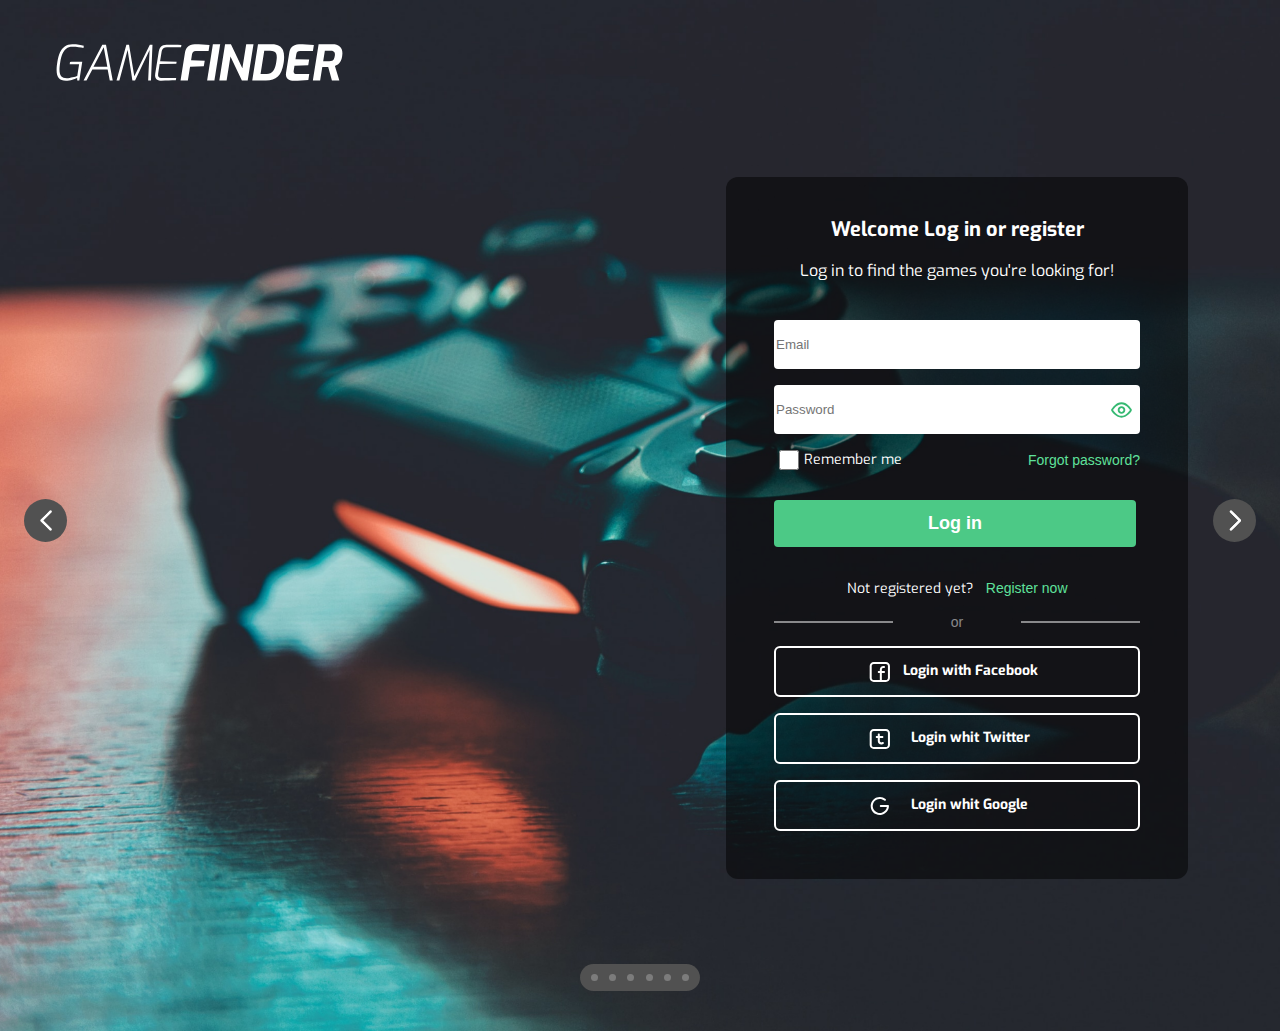
<file: Project/Index.html>
<!DOCTYPE html>
<html lang="en">
  <head>
    <meta charset="UTF-8" />
    <meta http-equiv="X-UA-Compatible" content="IE=edge" />
    <meta name="viewport" content="width=device-width, initial-scale=1.0" />
    <title>Game-Finder</title>
    <link rel="preconnect" href="https://fonts.googleapis.com" />
    <link rel="preconnect" href="https://fonts.gstatic.com" crossorigin />
    <link
      href="https://fonts.googleapis.com/css2?family=Exo:wght@100&family=Open+Sans:wght@300&display=swap"
      rel="stylesheet"
    />
    <link rel="stylesheet" href="CSS/style.css" />
  </head>
  <body>
    <main>
      <header class="header">
        <svg
          class="logo"
          width="294"
          height="38"
          viewBox="0 0 294 38"
          fill="none"
          xmlns="http://www.w3.org/2000/svg"
        >
          <path
            d="M9.84502 37.7297C6.37082 37.7297 3.89165 36.8283 2.40753 35.0254C0.957131 33.1892 0.231934 30.318 0.231934 26.4118C0.231934 25.1765 0.299394 23.8744 0.434314 22.5056C0.602965 21.1367 0.805346 19.7011 1.04146 18.1987C1.61487 14.5596 2.49185 11.4046 3.67241 8.7337C4.88669 6.06279 6.5226 3.99284 8.58014 2.52384C10.6377 1.02146 13.2518 0.270264 16.4224 0.270264C19.0871 0.270264 21.347 0.437195 23.2022 0.771058C25.0573 1.07154 26.7101 1.42209 28.1605 1.82273L27.8569 4.02622C26.4402 3.72575 24.7706 3.45866 22.848 3.22495C20.9254 2.99125 18.8172 2.8744 16.5236 2.8744C13.8926 2.8744 11.7508 3.50874 10.098 4.77742C8.44522 6.0461 7.12974 7.86565 6.15157 10.2361C5.20713 12.6065 4.46506 15.5278 3.92538 19C3.45316 22.0048 3.21705 24.5254 3.21705 26.562C3.21705 29.5 3.79046 31.6534 4.93729 33.0223C6.11784 34.3911 8.04046 35.0755 10.7051 35.0755C11.5821 35.0755 12.5266 34.992 13.5385 34.8251C14.5841 34.6582 15.6129 34.4579 16.6248 34.2242C17.6704 33.9905 18.6149 33.7567 19.4581 33.523C20.3014 33.256 20.9591 33.0223 21.4313 32.8219L23.3539 20.7528H13.6903L13.9938 18.5493C14.9045 18.4157 16.0514 18.3323 17.4343 18.2989C18.851 18.2321 20.5712 18.1987 22.595 18.1987C22.9998 18.1987 23.4383 18.2154 23.9105 18.2488C24.3827 18.2488 24.8381 18.2655 25.2766 18.2989C25.7488 18.2989 26.1873 18.3156 26.592 18.349L23.5563 37.4292H21.4313L21.3301 34.8251C20.8916 35.0254 20.2339 35.2925 19.3569 35.6264C18.5137 35.9602 17.5355 36.2941 16.4224 36.628C15.343 36.9285 14.2299 37.1955 13.0831 37.4292C11.9363 37.6296 10.8569 37.7297 9.84502 37.7297Z"
            fill="white"
          />
          <path
            d="M27.9379 37.4292L47.1641 0.6709H50.9588L57.8903 37.4292H54.8546L52.679 26.0612H36.9439L30.9736 37.4292H27.9379ZM38.1582 23.4571H52.3248L48.6314 3.37519L38.1582 23.4571Z"
            fill="white"
          />
          <path
            d="M61.7822 37.4292L71.9012 0.6709H74.6333L80.047 33.2226L95.9845 0.6709H98.7167L97.1482 37.4292H94.2643L95.7315 6.07948L80.806 37.4292H78.0738L73.1661 6.17964L64.7167 37.4292H61.7822Z"
            fill="white"
          />
          <path
            d="M107.942 37.7297C107.065 37.7297 106.205 37.6296 105.362 37.4292C104.519 37.2623 103.76 36.9285 103.085 36.4277C102.444 35.9269 101.955 35.2091 101.618 34.2742C101.314 33.306 101.281 32.0707 101.517 30.5684L105.21 7.53179C105.514 5.76232 106.07 4.37678 106.88 3.37519C107.689 2.3736 108.651 1.67249 109.764 1.27185C110.911 0.837832 112.108 0.637514 113.356 0.6709C115.852 0.704286 118.348 0.754366 120.844 0.82114C123.374 0.887912 125.904 0.971377 128.433 1.07154L128.029 3.32511H113.508C112.057 3.32511 110.86 3.69236 109.916 4.42686C108.971 5.16136 108.347 6.43004 108.044 8.2329L106.526 17.7981L123.526 18.1486L123.172 20.3021L106.07 20.5024L104.552 30.2178C104.35 31.5533 104.418 32.5715 104.755 33.2726C105.092 33.9738 105.615 34.4412 106.323 34.6749C107.065 34.9086 107.926 35.0254 108.904 35.0254H123.07L122.666 37.3291C120.271 37.3959 117.842 37.4626 115.38 37.5294C112.918 37.5962 110.438 37.6629 107.942 37.7297Z"
            fill="white"
          />
          <path
            d="M127.535 37.4292L132.089 8.78378C132.493 6.51351 133.202 4.77742 134.214 3.57551C135.225 2.34021 136.423 1.50556 137.806 1.07154C139.189 0.604129 140.589 0.370424 142.005 0.370424C144.906 0.370424 147.571 0.437196 149.999 0.57074C152.462 0.670899 154.89 0.821138 157.285 1.02146L156.324 7.23131H143.118C141.904 7.23131 141.01 7.53179 140.437 8.13274C139.863 8.70031 139.475 9.56836 139.273 10.7369L138.362 16.6963L152.377 17.097L151.416 22.9563L137.3 23.3068L135.023 37.4292H127.535Z"
            fill="white"
          />
          <path
            d="M154.829 37.4292L160.748 0.370424H168.236L162.317 37.4292H154.829Z"
            fill="white"
          />
          <path
            d="M167.349 37.4292L173.269 0.370424H179.289L191.028 24.8092L194.974 0.370424H202.462L196.492 37.4292H190.522L178.784 12.9404L174.837 37.4292H167.349Z"
            fill="white"
          />
          <path
            d="M201.165 37.4292L207.084 0.370424H221.302C224.574 0.370424 227.12 0.904606 228.942 1.97297C230.797 3.04133 232.078 4.54371 232.787 6.48012C233.529 8.38314 233.9 10.6534 233.9 13.2909C233.9 14.3593 233.849 15.461 233.748 16.5962C233.647 17.7313 233.495 18.8831 233.293 20.0517C232.821 23.0564 232.095 25.6606 231.117 27.8641C230.173 30.0342 228.958 31.837 227.474 33.2726C225.99 34.6749 224.236 35.7265 222.212 36.4277C220.189 37.0954 217.861 37.4292 215.23 37.4292H201.165ZM209.715 30.7687H215.989C217.44 30.7687 218.704 30.5016 219.784 29.9674C220.897 29.4332 221.841 28.6653 222.617 27.6637C223.427 26.6288 224.084 25.3768 224.59 23.9078C225.096 22.4388 225.501 20.7361 225.805 18.7997C225.973 17.6645 226.108 16.6463 226.209 15.7448C226.311 14.8434 226.361 14.1256 226.361 13.5914C226.361 12.0223 226.142 10.7703 225.703 9.83545C225.265 8.86724 224.54 8.16613 223.528 7.73211C222.516 7.2647 221.15 7.03099 219.43 7.03099H213.51L209.715 30.7687Z"
            fill="white"
          />
          <path
            d="M243.742 37.7297C242.797 37.7297 241.819 37.6296 240.807 37.4292C239.795 37.2289 238.868 36.8283 238.025 36.2273C237.181 35.6264 236.54 34.775 236.102 33.6733C235.663 32.5715 235.596 31.1359 235.9 29.3664L239.188 8.88393C239.526 6.71382 240.166 5.01112 241.111 3.77583C242.089 2.54053 243.27 1.67249 244.653 1.17169C246.069 0.637514 247.587 0.370424 249.206 0.370424C251.736 0.370424 254.249 0.437196 256.745 0.57074C259.275 0.670899 261.855 0.821138 264.486 1.02146L263.474 7.23131H250.269C249.088 7.23131 248.194 7.5151 247.587 8.08266C246.98 8.65023 246.575 9.53497 246.373 10.7369L245.614 15.5445L259.629 15.9952L258.667 21.8545L244.551 22.2552L243.742 27.4133C243.607 28.2146 243.641 28.8657 243.843 29.3664C244.045 29.8672 244.383 30.2345 244.855 30.4682C245.361 30.6685 245.985 30.7687 246.727 30.7687H259.73L258.769 36.9785C256.374 37.1788 253.945 37.3458 251.483 37.4793C249.021 37.6129 246.44 37.6963 243.742 37.7297Z"
            fill="white"
          />
          <path
            d="M263.411 37.4292L269.33 0.370424H283.649C285.167 0.370424 286.55 0.537356 287.798 0.871219C289.046 1.20508 290.108 1.73926 290.985 2.47376C291.896 3.17487 292.587 4.10969 293.06 5.27821C293.532 6.44673 293.768 7.88235 293.768 9.58505C293.768 10.0525 293.734 10.5533 293.667 11.0874C293.633 11.6216 293.565 12.1892 293.464 12.7901C293.228 14.5596 292.807 16.0286 292.199 17.1971C291.626 18.3657 290.968 19.3005 290.226 20.0016C289.484 20.7027 288.742 21.2369 288 21.6041C287.258 21.9714 286.617 22.2719 286.077 22.5056L290.631 37.4292H282.991L279.196 23.6574C278.792 23.6574 278.319 23.6574 277.78 23.6574C277.274 23.6574 276.734 23.6574 276.161 23.6574C275.621 23.6574 275.081 23.6574 274.542 23.6574C274.036 23.624 273.564 23.6073 273.125 23.6073L270.899 37.4292H263.411ZM274.036 17.748H280.36C281.473 17.748 282.401 17.5811 283.143 17.2472C283.885 16.9133 284.475 16.3625 284.914 15.5946C285.386 14.7933 285.723 13.6916 285.926 12.2893C285.993 11.9889 286.027 11.7051 286.027 11.438C286.06 11.1375 286.077 10.8704 286.077 10.6367C286.077 9.73529 285.909 9.03417 285.571 8.53338C285.268 7.9992 284.812 7.61525 284.205 7.38155C283.632 7.14785 282.94 7.03099 282.131 7.03099H275.756L274.036 17.748Z"
            fill="white"
          />
        </svg>
      </header>

      <div class="arrow">
        <!-- arrow-left -->
        <a href="#" class="arrow__left"></a>
        <!-- end-arrow-left -->

        <!-- box-login -->
        <section class="content">
          <!-- Title-Section -->
          <div class="content__box">
            <div>
              <h4>Welcome Log in or register</h4>
              <p class="paragraph__login">
                Log in to find the games you're looking for!
              </p>
            </div>
            <!-- End-title-Section -->

            <!-- Login-Form -->
            <form id="form">
              <div class="input__area">
                <label for="email"></label>
                <input
                  class="form__input"
                  id="email"
                  type="email"
                  name="email"
                  placeholder="Email"
                />
              </div>

              <div class="input__wrapper">
                <label for="password"></label>
                <input
                  class="form__input"
                  id="password"
                  type="password"
                  name="password"
                  placeholder="Password"
                />
                <svg
                  width="22"
                  height="16"
                  viewBox="0 0 22 16"
                  fill="none"
                  xmlns="http://www.w3.org/2000/svg"
                  class="input__icon"
                >
                  <path
                    fill-rule="evenodd"
                    clip-rule="evenodd"
                    d="M5.30105 11.577C3.77805 10.268 2.69105 8.773 2.18005 8C2.69005 7.227 3.77805 5.732 5.30105 4.423C6.87405 3.072 8.81605 2 11.0001 2C13.1841 2 15.1261 3.072 16.6991 4.423C18.2221 5.732 19.3091 7.227 19.8201 8C19.3101 8.773 18.2221 10.268 16.6991 11.577C15.1261 12.928 13.1841 14 11.0001 14C8.81605 14 6.87405 12.928 5.30105 11.577ZM11.0001 0C8.14805 0 5.75705 1.395 3.99805 2.906C2.23305 4.423 1.00805 6.138 0.464053 6.97C0.263086 7.27593 0.156006 7.63397 0.156006 8C0.156006 8.36603 0.263086 8.72407 0.464053 9.03C1.00805 9.862 2.23305 11.577 3.99805 13.094C5.75805 14.605 8.14805 16 11.0001 16C13.8521 16 16.2431 14.605 18.0021 13.094C19.7671 11.577 20.9921 9.862 21.5361 9.03C21.9471 8.402 21.9471 7.599 21.5361 6.97C20.9921 6.138 19.7671 4.423 18.0021 2.906C16.2421 1.395 13.8521 0 11.0001 0ZM9.00005 8C9.00005 7.46957 9.21077 6.96086 9.58584 6.58579C9.96091 6.21071 10.4696 6 11.0001 6C11.5305 6 12.0392 6.21071 12.4143 6.58579C12.7893 6.96086 13.0001 7.46957 13.0001 8C13.0001 8.53043 12.7893 9.03914 12.4143 9.41421C12.0392 9.78929 11.5305 10 11.0001 10C10.4696 10 9.96091 9.78929 9.58584 9.41421C9.21077 9.03914 9.00005 8.53043 9.00005 8ZM11.0001 4C9.93919 4 8.92177 4.42143 8.17163 5.17157C7.42148 5.92172 7.00005 6.93913 7.00005 8C7.00005 9.06087 7.42148 10.0783 8.17163 10.8284C8.92177 11.5786 9.93919 12 11.0001 12C12.0609 12 13.0783 11.5786 13.8285 10.8284C14.5786 10.0783 15.0001 9.06087 15.0001 8C15.0001 6.93913 14.5786 5.92172 13.8285 5.17157C13.0783 4.42143 12.0609 4 11.0001 4Z"
                    fill="#36B972"
                  />
                </svg>
              </div>

              <div class="error">
                <p class="error-p">wrong email or password</p>
              </div>

              <div class="form__space">
                <div class="text__center">
                  <input class="checkbox" type="checkbox" value="checkbox" />
                  <label for="checkbox">Remember me</label>
                </div>
                <a class="green__link" href="#">Forgot password?</a>
              </div>
              <!-- End-Login-Form -->

              <!-- Button-Log-in -->
              <a href="#">
                <input
                  class="button__login"
                  type="submit"
                  value="Log in"
                  placeholder="Log in"
                />
              </a>

              <!-- End-button-Log-in -->

              <!-- Register-section -->
              <div class="form__center form__space">
                <p class="text__center">Not registered yet?</p>
                <a class="green__link register__now" href="#">Register now</a>
              </div>
              <!-- End-Register-Section -->

              <!-- Line -->
              <div class="line">
                <div class="line__two"></div>
                <p class="or">or</p>
                <div class="line__two"></div>
              </div>
              <!-- End-Line -->

              <!-- Form-Nav -->
              <nav class="form__nav">
                <div class="login__nav">
                  <svg
                    width="21"
                    height="20"
                    viewBox="0 0 21 20"
                    fill="none"
                    xmlns="http://www.w3.org/2000/svg"
                  >
                    <path
                      fill-rule="evenodd"
                      clip-rule="evenodd"
                      d="M0.676025 4C0.676025 2.93913 1.10339 1.92172 1.8641 1.17157C2.62481 0.421427 3.65656 0 4.73236 0H16.9014C17.9772 0 19.0089 0.421427 19.7696 1.17157C20.5304 1.92172 20.9577 2.93913 20.9577 4V16C20.9577 17.0609 20.5304 18.0783 19.7696 18.8284C19.0089 19.5786 17.9772 20 16.9014 20H4.73236C3.65656 20 2.62481 19.5786 1.8641 18.8284C1.10339 18.0783 0.676025 17.0609 0.676025 16V4ZM4.73236 2C4.19446 2 3.67859 2.21071 3.29823 2.58579C2.91788 2.96086 2.70419 3.46957 2.70419 4V16C2.70419 16.5304 2.91788 17.0391 3.29823 17.4142C3.67859 17.7893 4.19446 18 4.73236 18H10.8169V11H9.80279C9.53383 11 9.2759 10.8946 9.08572 10.7071C8.89554 10.5196 8.7887 10.2652 8.7887 10C8.7887 9.73478 8.89554 9.48043 9.08572 9.29289C9.2759 9.10536 9.53383 9 9.80279 9H10.8169V7.5C10.8169 6.57174 11.1908 5.6815 11.8564 5.02513C12.5221 4.36875 13.4248 4 14.3662 4H14.9746C15.2436 4 15.5015 4.10536 15.6917 4.29289C15.8819 4.48043 15.9887 4.73478 15.9887 5C15.9887 5.26522 15.8819 5.51957 15.6917 5.70711C15.5015 5.89464 15.2436 6 14.9746 6H14.3662C14.1664 6 13.9686 6.0388 13.7841 6.11418C13.5995 6.18956 13.4318 6.30005 13.2906 6.43934C13.1493 6.57863 13.0373 6.74399 12.9608 6.92597C12.8844 7.10796 12.845 7.30302 12.845 7.5V9H14.9746C15.2436 9 15.5015 9.10536 15.6917 9.29289C15.8819 9.48043 15.9887 9.73478 15.9887 10C15.9887 10.2652 15.8819 10.5196 15.6917 10.7071C15.5015 10.8946 15.2436 11 14.9746 11H12.845V18H16.9014C17.4393 18 17.9552 17.7893 18.3355 17.4142C18.7159 17.0391 18.9295 16.5304 18.9295 16V4C18.9295 3.46957 18.7159 2.96086 18.3355 2.58579C17.9552 2.21071 17.4393 2 16.9014 2H4.73236Z"
                      fill="white"
                    />
                  </svg>
                  <a href="#" class="button__nav"> Login with Facebook </a>
                </div>
                <div class="login__nav">
                  <svg
                    width="21"
                    height="20"
                    viewBox="0 0 21 20"
                    fill="none"
                    xmlns="http://www.w3.org/2000/svg"
                  >
                    <path
                      fill-rule="evenodd"
                      clip-rule="evenodd"
                      d="M4.73236 0C3.65656 0 2.62481 0.421427 1.8641 1.17157C1.10339 1.92172 0.676025 2.93913 0.676025 4V16C0.676025 17.0609 1.10339 18.0783 1.8641 18.8284C2.62481 19.5786 3.65656 20 4.73236 20H16.9014C17.9772 20 19.0089 19.5786 19.7696 18.8284C20.5304 18.0783 20.9577 17.0609 20.9577 16V4C20.9577 2.93913 20.5304 1.92172 19.7696 1.17157C19.0089 0.421427 17.9772 0 16.9014 0H4.73236ZM2.70419 4C2.70419 3.46957 2.91788 2.96086 3.29823 2.58579C3.67859 2.21071 4.19446 2 4.73236 2H16.9014C17.4393 2 17.9552 2.21071 18.3355 2.58579C18.7159 2.96086 18.9295 3.46957 18.9295 4V16C18.9295 16.5304 18.7159 17.0391 18.3355 17.4142C17.9552 17.7893 17.4393 18 16.9014 18H4.73236C4.19446 18 3.67859 17.7893 3.29823 17.4142C2.91788 17.0391 2.70419 16.5304 2.70419 16V4ZM10.8169 5.5C10.8169 5.23478 10.71 4.98043 10.5199 4.79289C10.3297 4.60536 10.0717 4.5 9.80279 4.5C9.53383 4.5 9.2759 4.60536 9.08572 4.79289C8.89554 4.98043 8.7887 5.23478 8.7887 5.5V7H7.77462C7.50567 7 7.24773 7.10536 7.05755 7.29289C6.86737 7.48043 6.76053 7.73478 6.76053 8C6.76053 8.26522 6.86737 8.51957 7.05755 8.70711C7.24773 8.89464 7.50567 9 7.77462 9H8.7887V11.89C8.7887 14.335 11.2651 16.027 13.5853 15.167L14.21 14.937C14.4619 14.8438 14.6659 14.6557 14.7771 14.4142C14.8884 14.1726 14.8978 13.8974 14.8032 13.649C14.7087 13.4006 14.518 13.1995 14.273 13.0897C14.0281 12.98 13.749 12.9708 13.4971 13.064L12.8724 13.294C12.6425 13.3791 12.395 13.408 12.1513 13.3783C11.9075 13.3486 11.6747 13.2611 11.4727 13.1233C11.2707 12.9855 11.1055 12.8015 10.9913 12.5871C10.8771 12.3727 10.8173 12.1342 10.8169 11.892V9H13.3521C13.621 9 13.879 8.89464 14.0691 8.70711C14.2593 8.51957 14.3662 8.26522 14.3662 8C14.3662 7.73478 14.2593 7.48043 14.0691 7.29289C13.879 7.10536 13.621 7 13.3521 7H10.8169V5.5Z"
                      fill="white"
                    />
                  </svg>
                  <a href="#" class="button__nav">Login whit Twitter </a>
                </div>
                <div class="login__nav">
                  <svg
                    width="19"
                    height="18"
                    viewBox="0 0 19 18"
                    fill="none"
                    xmlns="http://www.w3.org/2000/svg"
                  >
                    <path
                      fill-rule="evenodd"
                      clip-rule="evenodd"
                      d="M9.81696 2.00001C8.45637 2.00036 7.12454 2.38628 5.98006 3.11183C4.83557 3.83738 3.92665 4.87198 3.36151 6.09246C2.79637 7.31294 2.59882 8.66786 2.79239 9.9959C2.98596 11.3239 3.5625 12.5692 4.45334 13.5833C5.34419 14.5974 6.51182 15.3377 7.8172 15.716C9.12258 16.0943 10.5107 16.0947 11.8163 15.7171C13.1219 15.3396 14.29 14.6 15.1815 13.5864C16.0729 12.5728 16.6502 11.3279 16.8446 10H10.831C10.5621 10 10.3042 9.89465 10.114 9.70712C9.9238 9.51958 9.81696 9.26523 9.81696 9.00001C9.81696 8.73479 9.9238 8.48044 10.114 8.2929C10.3042 8.10537 10.5621 8.00001 10.831 8.00001H17.9296C18.1986 8.00001 18.4565 8.10537 18.6467 8.2929C18.8369 8.48044 18.9437 8.73479 18.9437 9.00001C18.9435 11.0414 18.2395 13.0221 16.9473 14.617C15.6551 16.2118 13.8514 17.3261 11.8324 17.7769C9.81334 18.2277 7.69886 17.9882 5.83601 17.0978C3.97317 16.2074 2.47264 14.7189 1.58073 12.8767C0.688811 11.0345 0.458503 8.94797 0.927605 6.95967C1.39671 4.97136 2.53734 3.1994 4.1623 1.9346C5.78725 0.669814 7.79997 -0.012648 9.87009 -0.00076288C11.9402 0.0111222 13.9447 0.716648 15.5546 2.00001C15.7638 2.16683 15.8971 2.40874 15.9253 2.67251C15.9536 2.93628 15.8744 3.2003 15.7052 3.40651C15.5361 3.61272 15.2908 3.74421 15.0233 3.77206C14.7558 3.79991 14.488 3.72183 14.2789 3.55501C13.0171 2.54628 11.4413 1.99712 9.81696 2.00001Z"
                      fill="white"
                    />
                  </svg>
                  <a href="#" class="button__nav">Login whit Google</a>
                </div>
              </nav>
            </form>
            <!-- End Form Nav -->
          </div>
        </section>

        <!-- arrow right -->
        <a href="#" class="arrow__right"> </a>
        <!-- end arrow right -->
      </div>
      <!-- end box-login -->
      <nav class="a">
        <div class="page__nav">
          <div class="nav__point">
            <a href="#"></a>
          </div>

          <div class="nav__point">
            <a href="#"></a>
          </div>

          <div class="nav__point">
            <a href="#"></a>
          </div>

          <div class="nav__point">
            <a href="#"></a>
          </div>

          <div class="nav__point">
            <a href="#"></a>
          </div>

          <div class="nav__point">
            <a href="#"></a>
          </div>
        </div>
      </nav>
    </main>
    <script src="./scripts/script.js"></script>
  </body>
</html>
</file>
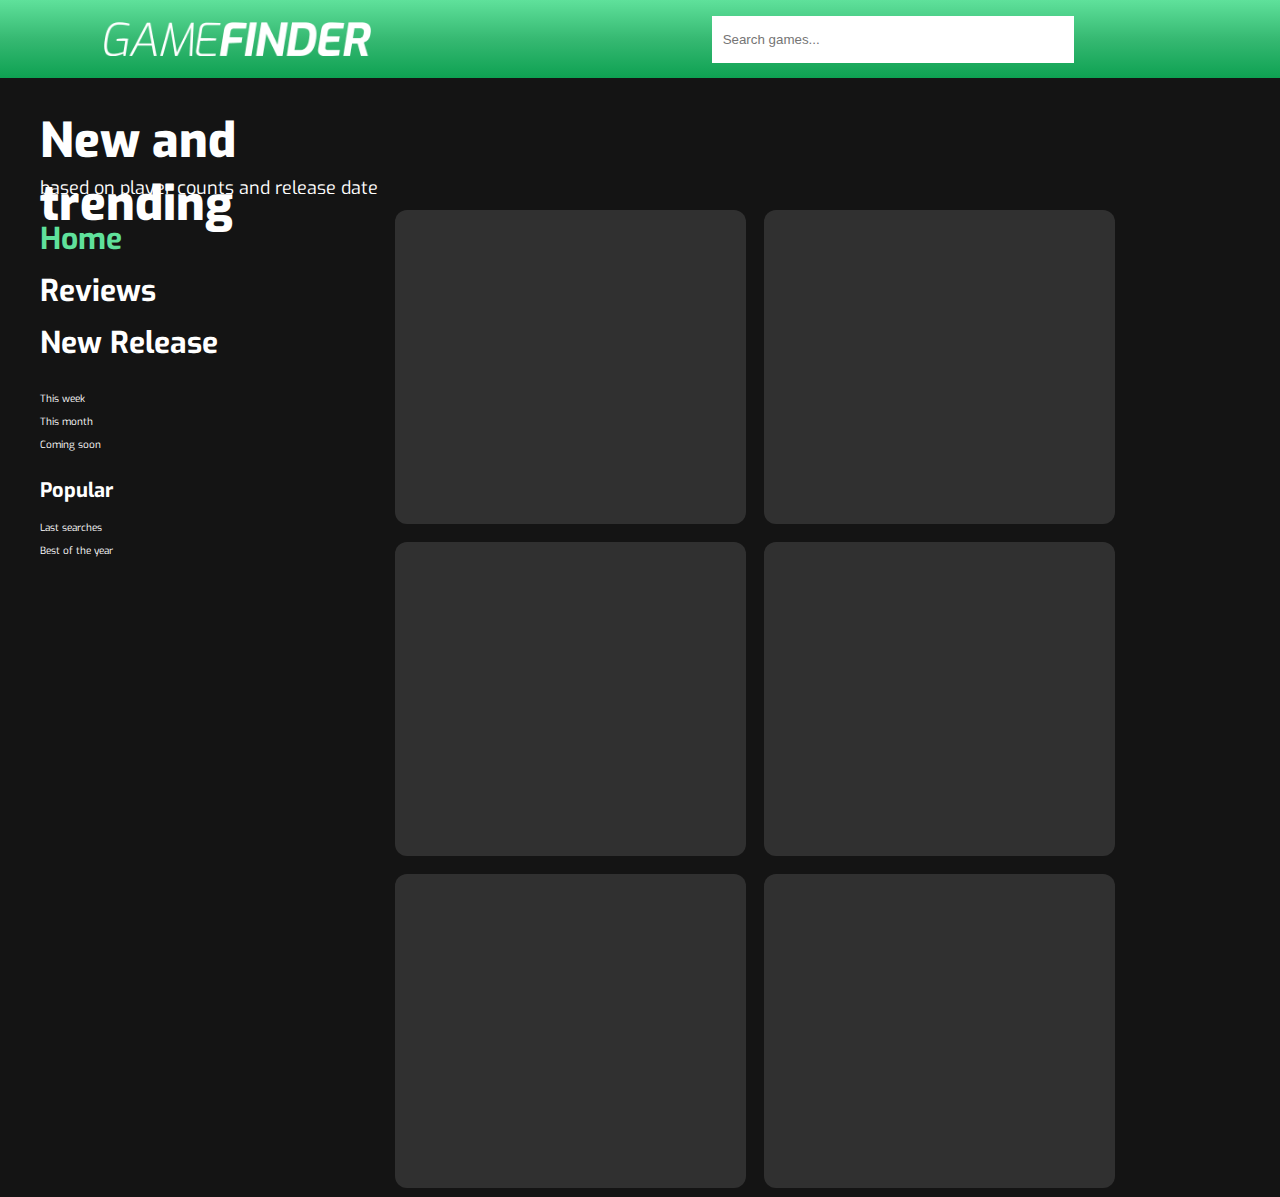
<file: Project/game-finder.html>
<!DOCTYPE html>
<html lang="en">
  <head>
    <meta charset="UTF-8" />
    <meta http-equiv="X-UA-Compatible" content="IE=edge" />
    <meta name="viewport" content="width=device-width, initial-scale=1.0" />
    <title>GAME-FINDER</title>
    <link rel="preconnect" href="https://fonts.googleapis.com" />
    <link rel="preconnect" href="https://fonts.gstatic.com" crossorigin />
    <link
      href="https://fonts.googleapis.com/css2?family=Exo:wght@100;200;300;400;500;600;700;800&family=Open+Sans:wght@300&display=swap"
      rel="stylesheet"
    />
    <link rel="stylesheet" href="CSS/game-finder.css" />
  </head>
  <body>
    <!-- header -->
    <header class="header">
      <nav class="header__nav">
        <div class="menu">
          <svg class="menu__logo"
            width="18"
            height="14"
            viewBox="0 0 18 14"
            fill="none"
            xmlns="http://www.w3.org/2000/svg"
          >
            <path
              fill-rule="evenodd"
              clip-rule="evenodd"
              d="M1 0C0.734784 0 0.48043 0.105357 0.292893 0.292893C0.105357 0.48043 0 0.734784 0 1C0 1.26522 0.105357 1.51957 0.292893 1.70711C0.48043 1.89464 0.734784 2 1 2H17C17.2652 2 17.5196 1.89464 17.7071 1.70711C17.8946 1.51957 18 1.26522 18 1C18 0.734784 17.8946 0.48043 17.7071 0.292893C17.5196 0.105357 17.2652 0 17 0H1ZM0 7C0 6.73478 0.105357 6.48043 0.292893 6.29289C0.48043 6.10536 0.734784 6 1 6H17C17.2652 6 17.5196 6.10536 17.7071 6.29289C17.8946 6.48043 18 6.73478 18 7C18 7.26522 17.8946 7.51957 17.7071 7.70711C17.5196 7.89464 17.2652 8 17 8H1C0.734784 8 0.48043 7.89464 0.292893 7.70711C0.105357 7.51957 0 7.26522 0 7ZM0 13C0 12.7348 0.105357 12.4804 0.292893 12.2929C0.48043 12.1054 0.734784 12 1 12H17C17.2652 12 17.5196 12.1054 17.7071 12.2929C17.8946 12.4804 18 12.7348 18 13C18 13.2652 17.8946 13.5196 17.7071 13.7071C17.5196 13.8946 17.2652 14 17 14H1C0.734784 14 0.48043 13.8946 0.292893 13.7071C0.105357 13.5196 0 13.2652 0 13Z"
              fill="white"
            />
          </svg>
        </div>
         <div class="logo">
          </svg>
        </div>
<div class="search">
  <label for="search"></label>
<input  type="text" id="search"  placeholder="Search games..." >  

</div>        
        <div class="search__logo">        
        </div>
      </nav>
    </header>
    <!-- end header -->
    <!-- main -->
    <main>
      <article class="text__box">
        <h1 class="article__title">New and trending</h1>
        <p class="article__paragraph">
          based on player counts and release date
        </p>
        </article>
        <div class="dark__mode">
        </div>

        <div class="section__box">      
        <aside class="aside
        ">
          <div class="aside__title">          
            <h2 class="home">Home</h2>
            <h2 class="reviews">Reviews</h2>
            <h2 class="new-release">New Release</h2>
          </div>

          <div>
            <p>This week</p>
            <p>This month</p>
            <p>Coming soon</p>
          </div>

          <div>
            <h2 class="aside__title">Popular</h2>
            <p>Last searches</p>
            <p>Best of the year</p>
          </div>

        </aside>
      
      <section class="box__rectangle">
        <div class="rectangle"></div>
        <div class="rectangle"></div>
        <div class="rectangle"></div>
        <div class="rectangle"></div>
        <div class="rectangle"></div>
        <div class="rectangle"></div>
      </section>
      </div>
    </main>
  </body>
</html>
</file>
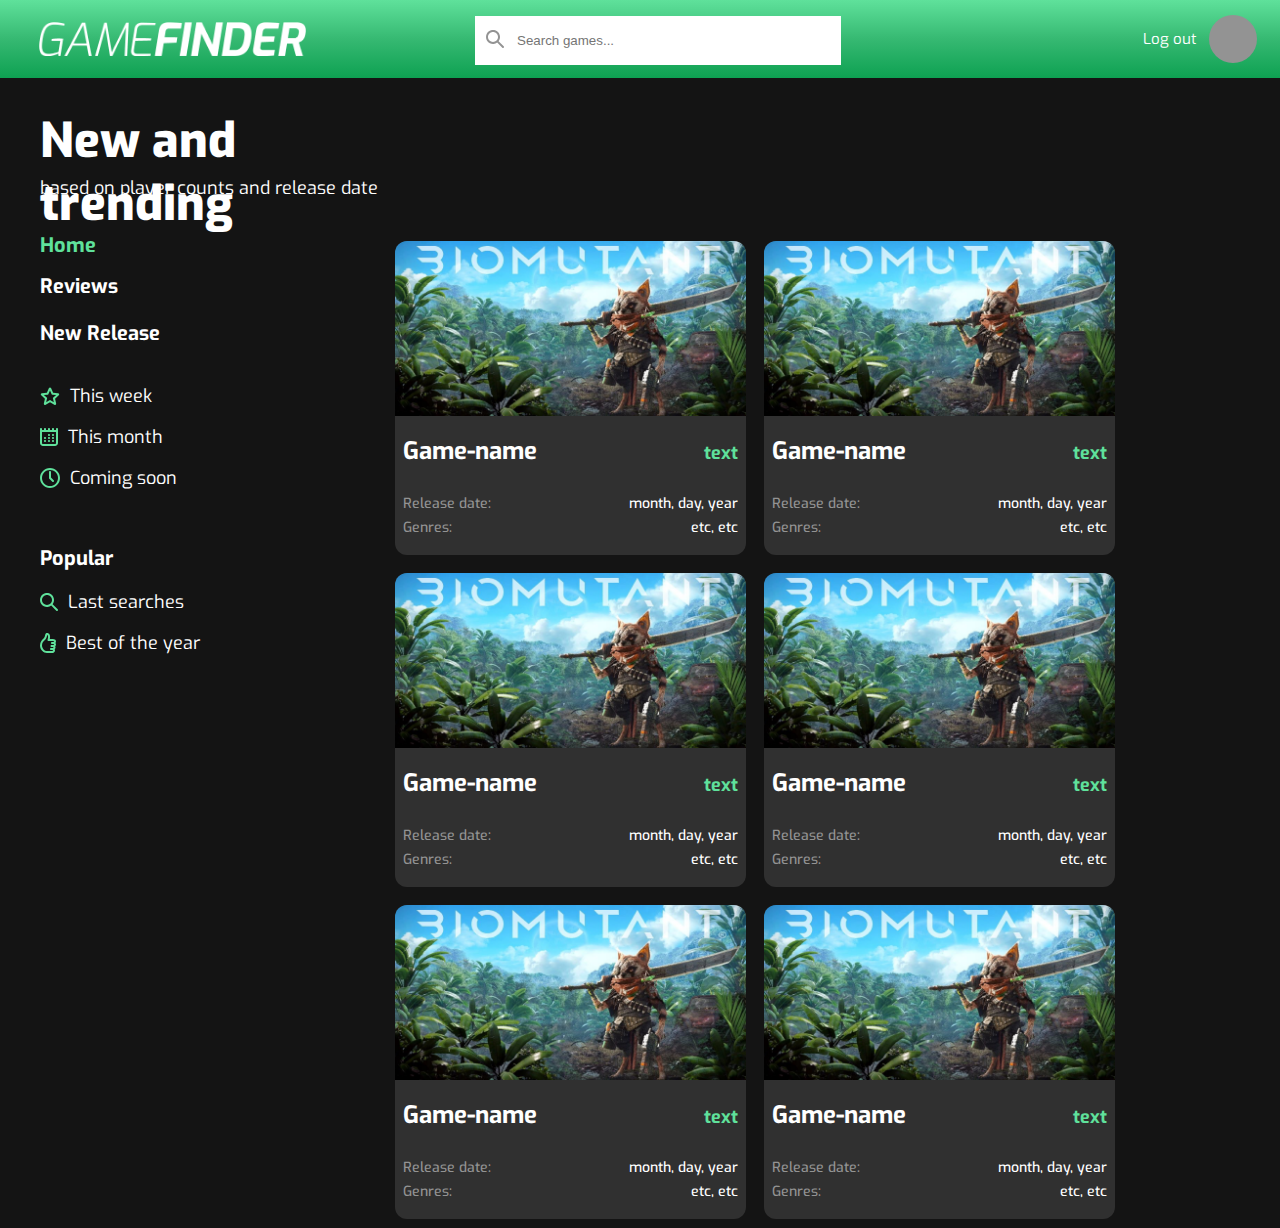
<file: Project/home.html>
<!DOCTYPE html>
<html lang="en">
  <head>
    <meta charset="UTF-8" />
    <meta http-equiv="X-UA-Compatible" content="IE=edge" />
    <meta name="viewport" content="width=device-width, initial-scale=1.0" />
    <title>GAME-FINDER</title>
    <link rel="preconnect" href="https://fonts.googleapis.com" />
    <link rel="preconnect" href="https://fonts.gstatic.com" crossorigin />
    <link
      href="https://fonts.googleapis.com/css2?family=Exo:wght@100;200;300;400;500;600;700;800&family=Open+Sans:wght@300&display=swap"
      rel="stylesheet"
    />
    <link rel="stylesheet" href="CSS/home.css" />
  </head>

  <body>

    <!-- header -->
    <header class="header">

      <nav class="header__nav">
        <div class="menu">
          <svg class="menu__logo"
            width="18"
            height="14"
            viewBox="0 0 18 14"
            fill="none"
            xmlns="http://www.w3.org/2000/svg"
          >
            <path
              fill-rule="evenodd"
              clip-rule="evenodd"
              d="M1 0C0.734784 0 0.48043 0.105357 0.292893 0.292893C0.105357 0.48043 0 0.734784 0 1C0 1.26522 0.105357 1.51957 0.292893 1.70711C0.48043 1.89464 0.734784 2 1 2H17C17.2652 2 17.5196 1.89464 17.7071 1.70711C17.8946 1.51957 18 1.26522 18 1C18 0.734784 17.8946 0.48043 17.7071 0.292893C17.5196 0.105357 17.2652 0 17 0H1ZM0 7C0 6.73478 0.105357 6.48043 0.292893 6.29289C0.48043 6.10536 0.734784 6 1 6H17C17.2652 6 17.5196 6.10536 17.7071 6.29289C17.8946 6.48043 18 6.73478 18 7C18 7.26522 17.8946 7.51957 17.7071 7.70711C17.5196 7.89464 17.2652 8 17 8H1C0.734784 8 0.48043 7.89464 0.292893 7.70711C0.105357 7.51957 0 7.26522 0 7ZM0 13C0 12.7348 0.105357 12.4804 0.292893 12.2929C0.48043 12.1054 0.734784 12 1 12H17C17.2652 12 17.5196 12.1054 17.7071 12.2929C17.8946 12.4804 18 12.7348 18 13C18 13.2652 17.8946 13.5196 17.7071 13.7071C17.5196 13.8946 17.2652 14 17 14H1C0.734784 14 0.48043 13.8946 0.292893 13.7071C0.105357 13.5196 0 13.2652 0 13Z"
              fill="white"
            />
          </svg>
        </div>
         <div class="logo">
          </svg>
        </div>

        <div class="search">
          <label for="search"></label>
          <input  type="text" class="search__input"  placeholder="Search games..." >  
          <svg class="search__icon" width="18" height="18" viewBox="0 0 18 18" fill="none" xmlns="http://www.w3.org/2000/svg">
          <path fill-rule="evenodd" clip-rule="evenodd" d="M7 1.99999C5.67392 1.99999 4.40215 2.52677 3.46447 3.46446C2.52678 4.40214 2 5.67391 2 6.99999C2 8.32607 2.52678 9.59784 3.46447 10.5355C4.40215 11.4732 5.67392 12 7 12C8.32608 12 9.59785 11.4732 10.5355 10.5355C11.4732 9.59784 12 8.32607 12 6.99999C12 5.67391 11.4732 4.40214 10.5355 3.46446C9.59785 2.52677 8.32608 1.99999 7 1.99999ZM2.20582e-07 6.99999C2.1098e-06 5.89125 0.263375 4.79837 0.768432 3.81134C1.27349 2.82431 2.00578 1.97138 2.90501 1.32276C3.80423 0.674152 4.84467 0.24842 5.94064 0.080626C7.03661 -0.0871681 8.15676 0.00777569 9.20885 0.357639C10.2609 0.707502 11.2149 1.30228 11.9921 2.09298C12.7693 2.88369 13.3476 3.84771 13.6794 4.90567C14.0111 5.96362 14.0868 7.08524 13.9001 8.17816C13.7135 9.27108 13.27 10.304 12.606 11.192L17.707 16.292C17.8946 16.4795 18.0001 16.7339 18.0002 16.9991C18.0003 17.2644 17.895 17.5188 17.7075 17.7065C17.52 17.8941 17.2656 17.9996 17.0004 17.9997C16.7351 17.9998 16.4806 17.8945 16.293 17.707L11.193 12.607C10.1525 13.3853 8.91592 13.8587 7.62167 13.9741C6.32741 14.0895 5.02658 13.8424 3.86481 13.2604C2.70304 12.6784 1.72618 11.7846 1.0436 10.6789C0.361026 9.57321 -0.000325925 8.29938 2.20582e-07 6.99999Z" fill="#939393"/>
          </svg>
        </div>  

        <div class="search__logo">        
        </div>
        <div class="log-out">
          <p class="log-out__p">Log out </p><div class="log-out__img"></div>
        </div>
      </nav>

    </header>
    <!-- end header -->

    <!-- main -->
    <main>
      <article class="text__box">
         <h1 class="article__title">New and trending</h1>
         <p class="article__paragraph">
          based on player counts and release date
          </p>
      </article>

        <div class="dark__mode">
        </div>

        <div class="section__box">      
        <aside class="aside
        ">
          <div class="aside__titles">          
            <a href="#" class="home pointer">Home</a>
            <a href="#" class="reviews pointer">Reviews</a>
            <a href="#" class="new-release pointer">New Release</a>
          </div>

          <div class="aside__titles ">
            <a href="#" class="aside__p pointer">
                <svg class="aside-icon" width="20" height="19" viewBox="0 0 20 19" fill="none" xmlns="http://www.w3.org/2000/svg">
  <path fill-rule="evenodd" clip-rule="evenodd" d="M8.85337 1.13103C9.28837 0.128034 10.7124 0.128034 11.1474 1.13103L13.1274 5.69703L18.0814 6.16903C19.1694 6.27203 19.6094 7.62603 18.7894 8.35003L15.0594 11.644L16.1414 16.501C16.3794 17.569 15.2274 18.405 14.2854 17.849L10.0004 15.32L5.71537 17.85C4.77337 18.406 3.62137 17.57 3.85937 16.502L4.94137 11.645L1.21137 8.35103C0.391374 7.62703 0.831375 6.27303 1.92037 6.17003L6.87337 5.69803L8.85337 1.13203V1.13103ZM10.0004 3.51403L8.47337 7.03403L8.23937 7.57603L7.65137 7.63203L3.83137 7.99603L6.70737 10.536L7.15037 10.926L7.02237 11.502L6.18737 15.248L9.49237 13.297L10.0004 12.997L10.5084 13.297L13.8134 15.247L12.9784 11.502L12.8504 10.926L13.2934 10.536L16.1694 7.99603L12.3494 7.63203L11.7614 7.57603L11.5274 7.03403L10.0004 3.51403Z" fill="#5FE19B"/>
                </svg>
              This week
            </a>
            <a href="#" class="aside__p pointer">
              <svg class="aside-icon" width="18" height="18" viewBox="0 0 18 18" fill="none" xmlns="http://www.w3.org/2000/svg">
<path fill-rule="evenodd" clip-rule="evenodd" d="M1 0C1.26522 0 1.51957 0.105357 1.70711 0.292893C1.89464 0.48043 2 0.734784 2 1V2H4V1C4 0.734784 4.10536 0.48043 4.29289 0.292893C4.48043 0.105357 4.73478 0 5 0C5.26522 0 5.51957 0.105357 5.70711 0.292893C5.89464 0.48043 6 0.734784 6 1V2H8V1C8 0.734784 8.10536 0.48043 8.29289 0.292893C8.48043 0.105357 8.73478 0 9 0C9.26522 0 9.51957 0.105357 9.70711 0.292893C9.89464 0.48043 10 0.734784 10 1V2H12V1C12 0.734784 12.1054 0.48043 12.2929 0.292893C12.4804 0.105357 12.7348 0 13 0C13.2652 0 13.5196 0.105357 13.7071 0.292893C13.8946 0.48043 14 0.734784 14 1V2H16V1C16 0.734784 16.1054 0.48043 16.2929 0.292893C16.4804 0.105357 16.7348 0 17 0C17.2652 0 17.5196 0.105357 17.7071 0.292893C17.8946 0.48043 18 0.734784 18 1V15C18 15.7956 17.6839 16.5587 17.1213 17.1213C16.5587 17.6839 15.7956 18 15 18H3C2.20435 18 1.44129 17.6839 0.87868 17.1213C0.316071 16.5587 0 15.7956 0 15V1C0 0.734784 0.105357 0.48043 0.292893 0.292893C0.48043 0.105357 0.734784 0 1 0ZM16 4H2V15C2 15.2652 2.10536 15.5196 2.29289 15.7071C2.48043 15.8946 2.73478 16 3 16H15C15.2652 16 15.5196 15.8946 15.7071 15.7071C15.8946 15.5196 16 15.2652 16 15V4ZM10 7C10 7.26522 9.89464 7.51957 9.70711 7.70711C9.51957 7.89464 9.26522 8 9 8C8.73478 8 8.48043 7.89464 8.29289 7.70711C8.10536 7.51957 8 7.26522 8 7C8 6.73478 8.10536 6.48043 8.29289 6.29289C8.48043 6.10536 8.73478 6 9 6C9.26522 6 9.51957 6.10536 9.70711 6.29289C9.89464 6.48043 10 6.73478 10 7ZM13 8C13.2652 8 13.5196 7.89464 13.7071 7.70711C13.8946 7.51957 14 7.26522 14 7C14 6.73478 13.8946 6.48043 13.7071 6.29289C13.5196 6.10536 13.2652 6 13 6C12.7348 6 12.4804 6.10536 12.2929 6.29289C12.1054 6.48043 12 6.73478 12 7C12 7.26522 12.1054 7.51957 12.2929 7.70711C12.4804 7.89464 12.7348 8 13 8ZM6 10C6 10.2652 5.89464 10.5196 5.70711 10.7071C5.51957 10.8946 5.26522 11 5 11C4.73478 11 4.48043 10.8946 4.29289 10.7071C4.10536 10.5196 4 10.2652 4 10C4 9.73478 4.10536 9.48043 4.29289 9.29289C4.48043 9.10536 4.73478 9 5 9C5.26522 9 5.51957 9.10536 5.70711 9.29289C5.89464 9.48043 6 9.73478 6 10ZM9 11C9.26522 11 9.51957 10.8946 9.70711 10.7071C9.89464 10.5196 10 10.2652 10 10C10 9.73478 9.89464 9.48043 9.70711 9.29289C9.51957 9.10536 9.26522 9 9 9C8.73478 9 8.48043 9.10536 8.29289 9.29289C8.10536 9.48043 8 9.73478 8 10C8 10.2652 8.10536 10.5196 8.29289 10.7071C8.48043 10.8946 8.73478 11 9 11ZM14 10C14 10.2652 13.8946 10.5196 13.7071 10.7071C13.5196 10.8946 13.2652 11 13 11C12.7348 11 12.4804 10.8946 12.2929 10.7071C12.1054 10.5196 12 10.2652 12 10C12 9.73478 12.1054 9.48043 12.2929 9.29289C12.4804 9.10536 12.7348 9 13 9C13.2652 9 13.5196 9.10536 13.7071 9.29289C13.8946 9.48043 14 9.73478 14 10ZM5 14C5.26522 14 5.51957 13.8946 5.70711 13.7071C5.89464 13.5196 6 13.2652 6 13C6 12.7348 5.89464 12.4804 5.70711 12.2929C5.51957 12.1054 5.26522 12 5 12C4.73478 12 4.48043 12.1054 4.29289 12.2929C4.10536 12.4804 4 12.7348 4 13C4 13.2652 4.10536 13.5196 4.29289 13.7071C4.48043 13.8946 4.73478 14 5 14ZM10 13C10 13.2652 9.89464 13.5196 9.70711 13.7071C9.51957 13.8946 9.26522 14 9 14C8.73478 14 8.48043 13.8946 8.29289 13.7071C8.10536 13.5196 8 13.2652 8 13C8 12.7348 8.10536 12.4804 8.29289 12.2929C8.48043 12.1054 8.73478 12 9 12C9.26522 12 9.51957 12.1054 9.70711 12.2929C9.89464 12.4804 10 12.7348 10 13ZM13 14C13.2652 14 13.5196 13.8946 13.7071 13.7071C13.8946 13.5196 14 13.2652 14 13C14 12.7348 13.8946 12.4804 13.7071 12.2929C13.5196 12.1054 13.2652 12 13 12C12.7348 12 12.4804 12.1054 12.2929 12.2929C12.1054 12.4804 12 12.7348 12 13C12 13.2652 12.1054 13.5196 12.2929 13.7071C12.4804 13.8946 12.7348 14 13 14Z" fill="#5FE19B"/>
              </svg>
              This month</a>
            <a href="#" class="aside__p pointer">
              <svg class="aside-icon" width="20" height="20" viewBox="0 0 20 20" fill="none" xmlns="http://www.w3.org/2000/svg">
<path fill-rule="evenodd" clip-rule="evenodd" d="M2 10C2 7.87827 2.84285 5.84344 4.34315 4.34315C5.84344 2.84285 7.87827 2 10 2C12.1217 2 14.1566 2.84285 15.6569 4.34315C17.1571 5.84344 18 7.87827 18 10C18 12.1217 17.1571 14.1566 15.6569 15.6569C14.1566 17.1571 12.1217 18 10 18C7.87827 18 5.84344 17.1571 4.34315 15.6569C2.84285 14.1566 2 12.1217 2 10ZM10 0C4.477 0 0 4.477 0 10C0 15.523 4.477 20 10 20C15.523 20 20 15.523 20 10C20 4.477 15.523 0 10 0ZM11 4C11 3.73478 10.8946 3.48043 10.7071 3.29289C10.5196 3.10536 10.2652 3 10 3C9.73478 3 9.48043 3.10536 9.29289 3.29289C9.10536 3.48043 9 3.73478 9 4V10C9.00006 10.2652 9.10545 10.5195 9.293 10.707L12.293 13.707C12.4816 13.8892 12.7342 13.99 12.9964 13.9877C13.2586 13.9854 13.5094 13.8802 13.6948 13.6948C13.8802 13.5094 13.9854 13.2586 13.9877 12.9964C13.99 12.7342 13.8892 12.4816 13.707 12.293L11 9.586V4Z" fill="#5FE19B"/>
              </svg>
              Coming soon</a>
          </div>

          <div class="aside__titles">
            <a href="#" class="popular pointer">Popular</a>
            <a href="#" class="aside__p pointer">
              <svg class="aside-icon" width="18" height="18" viewBox="0 0 18 18" fill="none" xmlns="http://www.w3.org/2000/svg">
<path fill-rule="evenodd" clip-rule="evenodd" d="M7 1.99999C5.67392 1.99999 4.40215 2.52677 3.46447 3.46446C2.52678 4.40214 2 5.67391 2 6.99999C2 8.32607 2.52678 9.59784 3.46447 10.5355C4.40215 11.4732 5.67392 12 7 12C8.32608 12 9.59785 11.4732 10.5355 10.5355C11.4732 9.59784 12 8.32607 12 6.99999C12 5.67391 11.4732 4.40214 10.5355 3.46446C9.59785 2.52677 8.32608 1.99999 7 1.99999ZM2.20582e-07 6.99999C2.1098e-06 5.89125 0.263375 4.79837 0.768432 3.81134C1.27349 2.82431 2.00578 1.97138 2.90501 1.32276C3.80423 0.674152 4.84467 0.24842 5.94064 0.080626C7.03661 -0.0871681 8.15676 0.00777569 9.20885 0.357639C10.2609 0.707502 11.2149 1.30228 11.9921 2.09298C12.7693 2.88369 13.3476 3.84771 13.6794 4.90567C14.0111 5.96362 14.0868 7.08524 13.9001 8.17816C13.7135 9.27108 13.27 10.304 12.606 11.192L17.707 16.292C17.8946 16.4795 18.0001 16.7339 18.0002 16.9991C18.0003 17.2644 17.895 17.5188 17.7075 17.7065C17.52 17.8941 17.2656 17.9996 17.0004 17.9997C16.7351 17.9998 16.4806 17.8945 16.293 17.707L11.193 12.607C10.1525 13.3853 8.91592 13.8587 7.62167 13.9741C6.32741 14.0895 5.02658 13.8424 3.86481 13.2604C2.70304 12.6784 1.72618 11.7846 1.0436 10.6789C0.361026 9.57321 -0.000325925 8.29938 2.20582e-07 6.99999Z" fill="#5FE19B"/>
              </svg>
              Last searches</a>
            <a href="#" class="aside__p pointer">
              <svg class="aside-icon" width="16" height="20" viewBox="0 0 16 20" fill="none" xmlns="http://www.w3.org/2000/svg">
<path fill-rule="evenodd" clip-rule="evenodd" d="M6.973 2.944C6.773 3.957 6.437 5.477 5.207 6.707C5.095 6.819 4.972 6.937 4.842 7.063C3.7 8.164 2 9.804 2 12.5C2 13.963 2.63 15.35 3.601 16.375C4.578 17.406 5.829 18 7 18H12C12.352 18 12.646 17.91 12.82 17.793C12.965 17.697 13 17.613 13 17.5C13 17.388 12.965 17.303 12.82 17.207C12.646 17.091 12.352 17 12 17H11C10.7348 17 10.4804 16.8946 10.2929 16.7071C10.1054 16.5196 10 16.2652 10 16C10 15.7348 10.1054 15.4804 10.2929 15.2929C10.4804 15.1054 10.7348 15 11 15H12.5C12.852 15 13.146 14.91 13.32 14.793C13.465 14.697 13.5 14.613 13.5 14.5C13.5 14.388 13.465 14.303 13.32 14.207C13.146 14.091 12.852 14 12.5 14H11.5C11.2348 14 10.9804 13.8946 10.7929 13.7071C10.6054 13.5196 10.5 13.2652 10.5 13C10.5 12.7348 10.6054 12.4804 10.7929 12.2929C10.9804 12.1054 11.2348 12 11.5 12H13C13.352 12 13.646 11.91 13.82 11.793C13.965 11.697 14 11.613 14 11.5C14 11.388 13.965 11.303 13.82 11.207C13.646 11.091 13.352 11 13 11H12C11.7348 11 11.4804 10.8946 11.2929 10.7071C11.1054 10.5196 11 10.2652 11 10C11 9.73478 11.1054 9.48043 11.2929 9.29289C11.4804 9.10536 11.7348 9 12 9H13C13.352 9 13.646 8.91 13.82 8.793C13.965 8.697 14 8.613 14 8.5C14 8.388 13.965 8.303 13.82 8.207C13.646 8.091 13.352 8 13 8H8.5C8.34101 8.00004 8.1843 7.96217 8.04288 7.88954C7.90145 7.8169 7.77938 7.71159 7.6868 7.58234C7.59421 7.45309 7.53378 7.30363 7.51051 7.14636C7.48724 6.98908 7.50181 6.82852 7.553 6.678V6.677L7.557 6.667L7.57 6.627L7.623 6.457C7.667 6.307 7.728 6.09 7.791 5.829C7.94306 5.21731 8.03615 4.59245 8.069 3.963C8.095 3.278 8.004 2.753 7.821 2.433C7.713 2.243 7.55 2.072 7.171 2.018C7.123 2.182 7.079 2.406 7.015 2.734L6.973 2.944ZM9.803 6C9.925 5.442 10.041 4.747 10.068 4.037C10.098 3.222 10.018 2.247 9.558 1.442C9.048 0.546 8.146 0 6.9 0C6.518 0 6.16 0.126 5.87 0.38C5.607 0.61 5.457 0.896 5.364 1.126C5.216 1.493 5.124 1.969 5.047 2.371L5.011 2.556C4.817 3.543 4.563 4.523 3.793 5.293C3.705 5.381 3.598 5.483 3.476 5.598C2.353 6.662 0 8.893 0 12.5C0 14.537 0.87 16.4 2.149 17.75C3.422 19.094 5.171 20 7 20H12C12.648 20 13.354 19.84 13.93 19.457C14.535 19.053 15 18.387 15 17.5C15 17.031 14.87 16.625 14.66 16.285C15.149 15.875 15.5 15.272 15.5 14.5C15.5 14.031 15.37 13.624 15.16 13.286C15.649 12.876 16 12.272 16 11.5C16 10.891 15.782 10.387 15.449 10C15.781 9.613 16 9.109 16 8.5C16 7.612 15.535 6.947 14.93 6.543C14.354 6.159 13.648 6 13 6H9.803Z" fill="#5FE19B"/>
              </svg>
              Best of the year</a>
          </div>

        </aside>
      
      <section class="box__rectangle">

        <div class="rectangle">

          <div class="img-game">          
          </div>
          <div class="data-card">
            <h2 class="game-name">Game-name</h2>
            <h2 class="list-number">text</h2>
          </div>

          <div class="data-game">

              <div class="data-game__info">
                <p class="data-game__color">Release date:</p>
                <p class="data-game__text">month, day, year</p>
              </div>

              <div class="data-game__info" >
                <p class="data-game__color">Genres:</p>
                <p class="data-game__text">etc, etc</p>
              </div>

          </div>
            <div class="icons-genres">
            </div>
          
        </div>
        
        <div class="rectangle">

          <div class="img-game">          
          </div>
          <div class="data-card">
            <h2 class="game-name">Game-name</h2>
            <h2 class="list-number">text</h2>
          </div>

          <div class="data-game">

              <div class="data-game__info">
                <p class="data-game__color">Release date:</p>
                <p class="data-game__text">month, day, year</p>
              </div>

              <div class="data-game__info" >
                <p class="data-game__color">Genres:</p>
                <p class="data-game__text">etc, etc</p>
              </div>

          </div>
            <div class="icons-genres">
            </div>
          
        </div>

        <div class="rectangle">

          <div class="img-game">          
          </div>
          <div class="data-card">
            <h2 class="game-name">Game-name</h2>
            <h2 class="list-number">text</h2>
          </div>

          <div class="data-game">

              <div class="data-game__info">
                <p class="data-game__color">Release date:</p>
                <p class="data-game__text">month, day, year</p>
              </div>

              <div class="data-game__info" >
                <p class="data-game__color">Genres:</p>
                <p class="data-game__text">etc, etc</p>
              </div>

          </div>
            <div class="icons-genres">
            </div>
          
        </div>

        <div class="rectangle">

          <div class="img-game">          
          </div>
          <div class="data-card">
            <h2 class="game-name">Game-name</h2>
            <h2 class="list-number">text</h2>
          </div>

          <div class="data-game">

              <div class="data-game__info">
                <p class="data-game__color">Release date:</p>
                <p class="data-game__text">month, day, year</p>
              </div>

              <div class="data-game__info" >
                <p class="data-game__color">Genres:</p>
                <p class="data-game__text">etc, etc</p>
              </div>

          </div>
            <div class="icons-genres">
            </div>
          
        </div>

        <div class="rectangle">

          <div class="img-game">          
          </div>
          <div class="data-card">
            <h2 class="game-name">Game-name</h2>
            <h2 class="list-number">text</h2>
          </div>

          <div class="data-game">

              <div class="data-game__info">
                <p class="data-game__color">Release date:</p>
                <p class="data-game__text">month, day, year</p>
              </div>

              <div class="data-game__info" >
                <p class="data-game__color">Genres:</p>
                <p class="data-game__text">etc, etc</p>
              </div>

          </div>
            <div class="icons-genres">
            </div>
          
        </div>

        <div class="rectangle">

          <div class="img-game">          
          </div>
          <div class="data-card">
            <h2 class="game-name">Game-name</h2>
            <h2 class="list-number">text</h2>
          </div>

          <div class="data-game">

              <div class="data-game__info">
                <p class="data-game__color">Release date:</p>
                <p class="data-game__text">month, day, year</p>
              </div>

              <div class="data-game__info" >
                <p class="data-game__color">Genres:</p>
                <p class="data-game__text">etc, etc</p>
              </div>

          </div>
            <div class="icons-genres">
            </div>
          
        </div>
        
        
      </section>
    </div>
    </main>
    <script src="./scripts/home.js"></script>
  </body>
</html>
</file>
<file: Project/CSS/style.css>
/* Variables */
:root {
  /*----- COLORS----- */

  /* ----primary---- */
  --primary: #5fe19b;
  --primary2: #36b972;
  --primary3: #067b3c;
  --primary4: #4cc986;

  /* ----secondary---- */
  --secondary: #5f81fb;
  --secondary2: #1245c9;
  --secondary3: #06207b;
  --secondary4: #fb5f5f;
  --secondary5: #ffdc22;

  /* ----neutrals---- */
  --neutral: #141414;
  --neutral2: #303030;
  --neutral3: #515151;
  --neutral4: #939393;
  --neutral5: #c4c4c4;
  --neutral6: #d8d8d8;
  --neutral7: #e7e7e7;
  --neutral8: #f0f0f0;
  --neutral9: #ffffff;

  /* -----FONTS----- */
  --font-family: "Exo", sans-serif;
  --font-family2: "Open-Sans", sans-serif;
}
/* Global */
html {
  font-size: 62.5%;
  font-family: var(--fontMain);
  box-sizing: border-box;
  padding: 0;
}
body {
  margin: 0;
  min-height: 100vh;
  background-image: url(../img/BG.webp);
  background-position: center center;
  background-size: cover;
  background-repeat: no-repeat;
}

/* mobile */

/* header */
.header {
  display: flex;
  justify-content: center;
  padding-top: 3.3rem;
  padding-bottom: 1.9rem;
}
.logo {
  width: 19.4rem;
  height: 2.5rem;
}
/* box */
.content {
  background-color: rgba(0, 0, 0, 0.5);
  border-radius: 1.2rem;
  width: 100%;
  padding-bottom: 3.4rem;
}
.content__box {
  color: var(--neutral9);
  display: flex;
  flex-direction: column;
  align-items: center;
}
/* ---Title Section--- */
h4 {
  font-family: var(--font-family);
  color: var(--neutral9);
  font-weight: 700;
  font-size: 2rem;
  line-height: 2.6rem;
  width: 28.5rem;
  height: 2.7rem;
  text-align: center;
  margin-top: 2.2rem;
  margin-bottom: 1.6rem;
}
.paragraph__login {
  margin: 0 auto;
  display: flex;
  justify-content: center;
  text-align: center;
  font-family: var(--font-family);
  font-weight: 400;
  font-size: 1.6rem;
  line-height: 2.1rem;
  width: 28rem;
  height: 2.8rem;
}
/* Form Log in */
.form__input {
  width: 28.8rem;
  height: 4.7rem;
  border-radius: 0.4rem;
  border: 0;
}
.alert-form {
  width: 28.8rem;
  height: 4.7rem;
  border-radius: 0.4rem;
  border: solid #ed0f0f;
}
.input__area {
  margin-top: 3.5rem;
  margin-bottom: 1.6rem;
}
.input__wrapper {
  position: relative;
  width: 271px;
}
.input__icon {
  color: var(--primary2);
  position: absolute;
  width: 2.1rem;
  height: 1.6rem;
  left: 26rem;
  top: 50%;
  transform: translateY(-50%);
}
.error {
  font-family: var(--font-family);
  color: red;
  font-weight: 400;
  font-size: 1.4rem;
  line-height: 1.8rem;

  margin: 0rem;
  padding-right: 0.5rem;
  display: none;
}
.error-p {
  display: flex;
  justify-content: center;
  margin: 0rem;
}
/*Remember and Register  */
.form__space {
  display: flex;
  justify-content: space-between;
  align-items: center;
  padding-top: 1.6rem;
  padding-bottom: 3rem;
}
.form__center {
  display: flex;
  justify-content: center;
  padding-top: 3.2rem;
  padding-bottom: 0rem;
  height: 1.9rem;
}
.text__center {
  font-family: var(--font-family);
  color: var(--neutral9);
  font-weight: 400;
  font-size: 1.4rem;
  line-height: 1.8rem;
  display: flex;
  align-items: center;
  padding-right: 0.5rem;
  width: 12.8rem;
}
.register__now {
  width: 8.8rem;
  height: 1.9rem;
}
.checkbox {
  width: 2rem;
  height: 2rem;
  border-radius: 0.4rem;
  margin: 0 auto;
}
.green__link {
  color: var(--primary);
  font-family: var(--font-family2);
  font-weight: 400;
  font-size: 1.4rem;
  line-height: 1.9rem;
  text-align: right;
  text-decoration: none;
}
/* ---Log in button--- */
.button__login {
  width: 28.8rem;
  height: 4.7rem;
  font-family: var(--font-family2);
  font-weight: 700;
  font-size: 1.8rem;
  line-height: 2.3rem;
  border-radius: 0.6rem;
  border: 0;
  text-align: center;
  color: var(--neutral9);
  background-color: var(--primary4);
  cursor: pointer;
}
/* ---Line--- */
.line {
  display: flex;
  justify-content: space-between;
  align-items: center;
  height: 1.6rem;
  padding: 1.6rem 0rem;
}
.or {
  display: flex;
  justify-content: center;
  align-items: center;
  width: 5.3rem;
  height: 1.9rem;
  font-family: var(--font-family2);
  font-weight: 400;
  font-size: 1.4rem;
  line-height: 1.9rem;
  color: rgba(255, 255, 255, 0.5);
}
.line__two {
  width: 11.7rem;
  border: 0.1rem solid rgba(255, 255, 255, 0.5);
}
/* ---Login Nav-- */
.form__nav {
  display: flex;
  flex-direction: column;
  align-items: center;
}
.login__nav {
  display: flex;
  justify-content: center;
  align-items: center;
  border: 0.2rem solid var(--neutral9);
  border-radius: 0.6rem;
  margin-bottom: 1.6rem;
  width: 28.8rem;
  height: 4.7rem;
}
.button__nav {
  color: var(--neutral9);
  font-family: var(--font-family);
  text-decoration: none;
  font-weight: 700;
  font-size: 1.4rem;
  line-height: 1.8rem;
  text-align: center;
  padding-left: 0.6rem;
  width: 14.9rem;
  height: 1.9rem;
}

/* ------TABLET------ */
@media screen and (min-width: 768px) {
  /* header */

  .logo {
    width: 29.3rem;
    height: 3.7rem;
  }

  .header {
    display: flex;
    justify-content: center;
    padding-top: 3.8rem;
    padding-bottom: 10.2rem;
  }
  .arrow {
    display: flex;
    justify-content: space-between;
  }
  .arrow__left,
  .arrow__right {
    margin-top: 0 auto;
    padding: 0;
    width: 4.3rem;
    height: 4.3rem;
    background-color: var(--neutral3);
    border-radius: 50%;
  }
  .arrow__left {
    background-image: url(../img/arrow\ left.png);
    background-repeat: no-repeat;
    background-position: center center;
    margin-top: 32.2rem;
    margin-left: 2.4rem;
  }

  .arrow__right {
    background-image: url(../img/arrow\ right.png);
    background-repeat: no-repeat;
    background-position: center center;
    margin-top: 32.2rem;
    margin-right: 2.4rem;
  }

  .content {
    background-color: rgba(0, 0, 0, 0.5);
    border-radius: 1.2rem;
    width: 46.2rem;
    height: 70.2rem;
    margin: 0 auto;
    padding: 0rem;
    display: flex;
    justify-content: center;
  }
  .content__box {
    color: var(--neutral9);
    display: flex;
    flex-direction: column;
    align-items: center;
    width: 36.2rem;
  }
  /* Title-section */
  h4 {
    margin-top: 4rem;
  }
  h4,
  .paragraph__login {
    width: 36.2rem;
  }
  /* Form-Log-in */
  .form__input,
  .button__login {
    width: 36.2rem;
    height: 4.7rem;
    border-radius: 0.4rem;
    border: 0;
  }
  .input__area {
    margin-top: 3.2rem;
  }
  .input__icon {
    color: var(--primary2);
    position: absolute;
    width: 2.1rem;
    height: 1.6rem;
    left: 33.7rem;
    top: 50%;
    transform: translateY(-50%);
  }
  /* end form login */
  .login__nav {
    width: 36.2rem;
    height: 4.7rem;
  }
  .a {
    display: flex;
    align-items: center;
    justify-content: center;
    padding-top: 8.5rem;
  }
  .page__nav {
    width: 12rem;
    height: 2.7rem;
    border-radius: 1.8rem;
    background-color: var(--neutral3);
    display: flex;
    align-items: center;
    justify-content: space-evenly;
  }
  .nav__point {
    width: 0.7rem;
    height: 0.7rem;
    background-color: var(--neutral9);
    opacity: 0.25;
    border-radius: 50%;
  }
}
/* ----DESKTOP---- */
@media screen and (min-width: 1062px) {
  /* HEADER */

  .header {
    display: flex;
    justify-content: flex-start;
    padding: 4.4rem 0rem 9.6rem 5.3rem;
  }

  .content {
    margin-right: 2.5rem;
  }
  .a {
    display: flex;
    align-items: center;
    justify-content: center;
    margin-top: 8.5rem;
    margin-bottom: 4rem;
    padding-top: 0rem;
  }
}
</file>
<file: Project/CSS/game-finder.css>
/* Variables */
:root {
  /*----- COLORS----- */

  /* ----primary---- */
  --primary: #5fe19b;
  --primary2: #36b972;
  --primary3: #067b3c;
  --primary4: #4cc986;

  /* ----secondary---- */
  --secondary: #5f81fb;
  --secondary2: #1245c9;
  --secondary3: #06207b;
  --secondary4: #fb5f5f;
  --secondary5: #ffdc22;

  /* ----neutrals---- */
  --neutral: #141414;
  --neutral2: #303030;
  --neutral3: #515151;
  --neutral4: #939393;
  --neutral5: #c4c4c4;
  --neutral6: #d8d8d8;
  --neutral7: #e7e7e7;
  --neutral8: #f0f0f0;
  --neutral9: #ffffff;

  /* -----FONTS----- */
  --font-family2: "Open Sans", sans-serif;
  --font-family: "Exo", sans-serif;
}
/* Global */
html {
  font-size: 62.5%;
  font-family: var(--font-family);
  box-sizing: border-box;
  padding: 0;
  width: 100%;
}
body {
  margin: 0;
  min-height: 100vh;
  background-color: var(--neutral);
  color: var(--neutral9);
}
h1 {
  font-family: var(--font-family);
}

/* Mobile */
/* header */
.header {
  width: 100%;
  height: 5rem;
  background: linear-gradient(180deg, #5fe19b 0%, #36b972 50%, #0ea152 100%);
}
.header__nav {
  display: flex;
  align-items: center;
  justify-content: space-around;
}

.menu,
.logo,
.search__logo {
  margin-top: 1.8rem;
}

.menu {
  width: 1.4rem;
  height: 1.8rem;
}

.logo {
  width: 13.7rem;
  height: 1.8rem;
  background-image: url(../img/logo.png);
  background-size: cover;
  margin-left: 3.5rem;
  width: 13.7rem;
  height: 1.7rem;
}

.box__search {
  margin: 0%;
  padding: 0%;
  width: 0%;
  height: 0%;
}
.search,
#search {
  position: relative;
  width: 0%;
  padding: 0%;
  border: none;
  background: inherit;
  background-color: transparent;
}
#search__icon {
  position: absolute;
  top: 0.3rem;
}
.search__logo {
  width: 1.8rem;
  height: 1.8rem;
  background-image: url(../img/search-logo-mobile.png);
}

/* Main */
/* Article */
.text__box {
  display: flex;
  flex-direction: column;
  align-items: flex-start;
  margin-left: 1.6rem;
}
.article__title {
  font-family: var(--font-family);
  font-style: normal;
  font-weight: 800;
  font-size: 2.8rem;
  line-height: 3.7rem;
  margin: 2rem 0rem 0rem;
}
.article__paragraph {
  margin: 0rem 0rem 1.3rem;
  width: 28.8rem;
  height: 1.9rem;
  font-family: var(--font-family);
  font-style: normal;
  font-weight: 400;
  font-size: 14px;
  line-height: 19px;
}
/* Aside */
.aside {
  width: 0%;
  height: 0%;
  font-size: 0%;
}
/* Section */
.rectangle {
  width: 28.8rem;
  height: 32.2rem;
  margin: 1.6rem;
  background-color: var(--neutral2);
  display: flex;
  align-items: center;
}
/* TABLET */
@media screen and (min-width: 768px) {
  .header {
    width: 100%;
    height: 7.8rem;
    background: linear-gradient(180deg, #5fe19b 0%, #36b972 50%, #0ea152 100%);
  }
  .header__nav {
    height: 7.8rem;
    display: flex;
    align-items: center;
    justify-content: space-between;
  }
  .menu,
  .logo,
  .search__logo {
    margin-top: 0rem;
  }
  .menu {
    margin-left: 2.7rem;
    width: 2.1rem;
    height: 1.6rem;
  }

  .logo {
    background-image: none;
    width: 0%;
    height: 0%;
  }
  .search,
  #search {
    width: 36.2rem;
    height: 4.7rem;
    margin-right: 13.7rem;
    border: none;
    background-color: var(--neutral9);
  }
  #search {
    margin: 0%;
  }
  #search::placeholder {
    padding-left: 1.1rem;
  }

  .search__logo {
    width: 0%;
    height: 0%;
    padding: 0%;
    margin: 0%;
  }
  /* Section */
  .section__box {
    height: 102.4rem;
  }
  .home {
    width: 5.5rem;
    height: 2.7rem;
    color: var(--primary);
    margin-bottom: 1.4rem;
  }
  .reviews {
    width: 7.7rem;
    height: 2.7rem;
  }
  .new-release {
    width: auto;
    height: 2.7rem;
  }
  /* end aside */
  .text__box {
    margin-left: 4rem;
  }
  .box__rectangle {
    width: auto;
    display: flex;
    flex-wrap: wrap;
    justify-content: center;
  }
  .rectangle {
    width: 35.1rem;
    height: 31.4rem;
    background-color: var(--neutral2);
    margin: 0.9rem;
    display: flex;
    align-items: center;
    border-radius: 1.2rem;
  }
}
@media screen and (min-width: 1062px) {
  /* header */
  .header__nav {
    display: flex;
    justify-content: space-between;
  }
  .search__logo,
  .menu__logo,
  .menu {
    width: 0%;
    height: 0%;
    padding: 0%;
    margin: 0%;
  }
  .logo {
    width: 26.7rem;
    height: 3.4rem;
    margin-right: 3.9rem;
    margin-right: 27.1rem;
    background-image: url(../img/logo.png);
  }
  #search {
    margin-right: 41.9rem;
  }
  /* end header */
  /* main */
  .article__title {
    width: 40rem;
    height: 6.5rem;
    font-size: 4.8rem;
    line-height: 6.3rem;
    margin-top: 3.2rem;
    margin-bottom: 0.2rem;
  }
  .article__paragraph {
    width: 34.7rem;
    height: 2.4rem;
    font-size: 1.8rem;
    line-height: 2.3rem;
    margin: 0%;
  }
  /* aside */
  .aside {
    width: 40rem;
    font-size: 100%;
    margin-left: 4rem;
    display: flex;
    flex-direction: column;
    align-items: flex-start;
  }
  .aside__title {
    font-family: var(--font-family);
    font-weight: 700;
    font-size: 2rem;
    line-height: 2.7rem;
  }
  /* section */
  .section__box {
    display: flex;
    height: 100%;
  }
  /* end main */
}
</file>
<file: Project/CSS/home.css>
/* Variables */
:root {
  /*----- COLORS----- */

  /* ----primary---- */
  --primary: #5fe19b;
  --primary2: #36b972;
  --primary3: #067b3c;
  --primary4: #4cc986;

  /* ----secondary---- */
  --secondary: #5f81fb;
  --secondary2: #1245c9;
  --secondary3: #06207b;
  --secondary4: #fb5f5f;
  --secondary5: #ffdc22;

  /* ----neutrals---- */
  --neutral: #141414;
  --neutral2: #303030;
  --neutral3: #515151;
  --neutral4: #939393;
  --neutral5: #c4c4c4;
  --neutral6: #d8d8d8;
  --neutral7: #e7e7e7;
  --neutral8: #f0f0f0;
  --neutral9: #ffffff;

  /* -----FONTS----- */
  --font-family2: "Open Sans", sans-serif;
  --font-family: "Exo", sans-serif;
}
/* Global */
html {
  font-size: 62.5%;
  font-family: var(--font-family);
  box-sizing: border-box;
  padding: 0;
  width: 100%;
}
body {
  margin: 0;
  min-height: 100vh;
  background-color: var(--neutral);
  color: var(--neutral9);
}
h1 {
  font-family: var(--font-family);
}

/* Mobile */
/* header */
.header {
  width: 100%;
  height: 5rem;
  background: linear-gradient(180deg, #5fe19b 0%, #36b972 50%, #0ea152 100%);
}
.header__nav {
  display: flex;
  align-items: center;
  justify-content: space-around;
}

.menu,
.logo,
.search__logo {
  margin-top: 1.8rem;
}

.menu {
  width: 1.4rem;
  height: 1.8rem;
}

.logo {
  width: 13.7rem;
  height: 1.8rem;
  background-image: url(../img/logo.png);
  background-size: cover;
  width: 13.7rem;
  height: 1.7rem;
}

.search__icon,
.search,
.search__input,
.log-out {
  display: none;
}

.search__logo {
  width: 1.8rem;
  height: 1.8rem;
  background-image: url(../img/search-logo-mobile.png);
}

/* --- Main --- */

/* Article */
.text__box {
  display: flex;
  flex-direction: column;
  align-items: flex-start;
  margin-left: 1.6rem;
}
.article__title {
  font-family: var(--font-family);
  font-style: normal;
  font-weight: 800;
  font-size: 2.8rem;
  line-height: 3.7rem;
  margin: 2rem 0rem 0rem;
}
.article__paragraph {
  margin: 0rem 0rem 1.3rem;
  width: 28.8rem;
  height: 1.9rem;
  font-family: var(--font-family);
  font-style: normal;
  font-weight: 400;
  font-size: 14px;
  line-height: 19px;
}
/* Aside */
.aside {
  display: none;
}
/* Section */
.rectangle {
  width: 28.8rem;
  height: 32.2rem;
  margin: 1.6rem;
  border-radius: 1.2rem;
  background-color: var(--neutral2);
  display: flex;
  align-items: center;
  flex-direction: column;
  justify-content: flex-end;
  cursor: pointer;
}
.img-game {
  width: 100%;
  height: 19rem;
  background-image: url(../img/delete.png);
  background-position: center;
  background-size: cover;
  border-top-right-radius: 1.2rem;
  border-top-left-radius: 1.2rem;
}
.data-card {
  width: 100%;
  display: flex;
  justify-content: space-between;
  align-items: center;
}
.game-name {
  width: 60%;
  height: 3.3rem;
  margin-left: 0.8rem;
  font-family: var(--font-family);
  font-weight: 700;
  font-size: 2.4rem;
  font-style: normal;
  line-height: 3.1rem;
  color: var(--neutral9);
}
.list-number {
  color: var(--primary);
  font-family: var(--font-family);
  font-weight: 700;
  font-size: 1.8rem;
  line-height: 2.4rem;
  display: flex;
  align-items: center;
  text-align: right;
  margin-right: 0.8rem;
}
.data-game {
  width: 100%;
  margin-bottom: 5.2rem;
}
.data-game__info {
  height: 2.4rem;
  display: flex;
  justify-content: space-between;
  margin-left: 0.8rem;
  margin-right: 0.8rem;
}
.data-game__color,
.data-game__text {
  font-family: "Exo";
  font-style: normal;
  font-weight: 500;
  font-size: 14px;
  line-height: 19px;
  display: flex;
  align-items: center;
  color: var(--neutral9);
}
.data-game__color {
  color: var(--neutral4);
}
/* TABLET */
@media screen and (min-width: 768px) {
  .header {
    width: 100%;
    height: 7.8rem;
    background: linear-gradient(180deg, #5fe19b 0%, #36b972 50%, #0ea152 100%);
  }
  .header__nav {
    height: 7.8rem;
    display: flex;
    align-items: center;
    justify-content: space-between;
  }
  .menu,
  .logo,
  .search__logo {
    margin-top: 0rem;
  }
  .menu {
    margin-left: 2.7rem;
    width: 2.1rem;
    height: 1.6rem;
  }
  .menu__logo {
    width: 2.1rem;
    height: 1.6rem;
  }

  .logo {
    background-image: none;
    width: 0%;
    height: 0%;
  }
  .search,
  .search__input {
    display: var(--neutral9);
    position: relative;
    width: 36.2rem;
    height: 4.7rem;
    margin-right: 13.7rem;
    border: none;
  }
  .search__input {
    margin: 0%;
  }
  .search__input::placeholder {
    padding-left: 4rem;
  }
  .search__icon {
    display: var(--neutral4);
    position: absolute;
    top: 50%;
    left: 1.1rem;
    transform: translateY(-50%);
  }

  .search__logo {
    width: 0%;
    height: 0%;
    padding: 0%;
    margin: 0%;
  }
  /* Section */
  .section__box {
    height: 102.4rem;
  }
  .home {
    width: 5.5rem;
    height: 2.7rem;
    color: var(--primary);
    margin-bottom: 1.4rem;
  }
  .reviews {
    width: 7.7rem;
    height: 2.7rem;
  }
  .new-release {
    width: auto;
    height: 2.7rem;
  }
  /* end aside */
  .text__box {
    margin-left: 4rem;
  }
  .box__rectangle {
    width: auto;
    display: flex;
    flex-wrap: wrap;
    justify-content: center;
  }
  .rectangle {
    width: 35.1rem;
    height: 31.4rem;
    background-color: var(--neutral2);
    margin: 0.9rem;
    display: flex;
    align-items: center;
    border-radius: 1.2rem;
  }
  .rectangle {
    display: flex;
    flex-direction: column;
    justify-content: flex-end;
  }
  .img-game {
    width: 100%;
    height: 19rem;
    background-image: url(../img/delete.png);
    background-position: center;
    background-size: cover;
    background-repeat: no-repeat;
  }
  .data-game {
    width: 100%;
    margin-bottom: 1.8rem;
  }
}
@media screen and (min-width: 1062px) {
  /* header */
  .header__nav {
    display: flex;
    justify-content: space-between;
  }
  .search__logo,
  .menu__logo,
  .menu {
    display: none;
  }
  .logo {
    width: 26.7rem;
    height: 3.4rem;
    margin-left: 3.9rem;
    background-image: url(../img/logo.png);
  }
  .search__input {
    margin: 0%;
  }
  .log-out {
    display: flex;
    align-items: center;
    margin-right: 2.3rem;
  }
  .log-out__p {
    width: 6.6rem;
    height: 3.9rem;
    display: flex;
    align-items: center;
    text-align: right;
    font-size: 1.5rem;
    font-weight: 400;
    line-height: 2rem;
    margin: 0rem;
  }
  .log-out__img {
    width: 4.8rem;
    height: 4.8rem;
    border-radius: 50%;
    background-color: #939393;
  }

  /*-- MAIN --*/

  /* article */
  .article__title {
    width: 40rem;
    height: 6.5rem;
    font-size: 4.8rem;
    line-height: 6.3rem;
    margin-top: 3.2rem;
    margin-bottom: 0.2rem;
  }
  .article__paragraph {
    width: 34.7rem;
    height: 2.4rem;
    font-size: 1.8rem;
    line-height: 2.3rem;
    margin: 0%;
  }
  /* section */
  .section__box {
    display: flex;
    height: 100%;
    margin-top: 3.1rem;
  }
  /* aside */
  .aside {
    width: 40rem;
    font-size: 100%;
    margin-left: 4rem;
    display: flex;
    flex-direction: column;
    align-items: flex-start;
  }
  .aside__titles {
    font-family: var(--font-family);
    font-weight: 700;
    font-size: 2rem;
    line-height: 2.7rem;
    display: flex;
    flex-direction: column;
  }
  .pointer {
    cursor: pointer;
    text-decoration: none;
  }
  .popular,
  .reviews,
  .new-release {
    color: var(--neutral9);
  }
  .reviews {
    margin-bottom: 2rem;
  }
  .new-release {
    margin-bottom: 3.7rem;
  }
  .popular {
    margin-top: 3.8rem;
    margin-bottom: 1.8rem;
  }
  .aside__p {
    height: 2.4rem;
    color: var(--neutral9);
    font-family: var(--font-family);
    font-style: normal;
    font-weight: 400;
    font-size: 1.8rem;
    line-height: 2.4rem;
    margin-bottom: 1.7rem;
    display: flex;
    align-items: center;
  }
  .aside-icon {
    margin-right: 1rem;
  }
  /* Cards */

  /* end MAIN */
}
</file>
